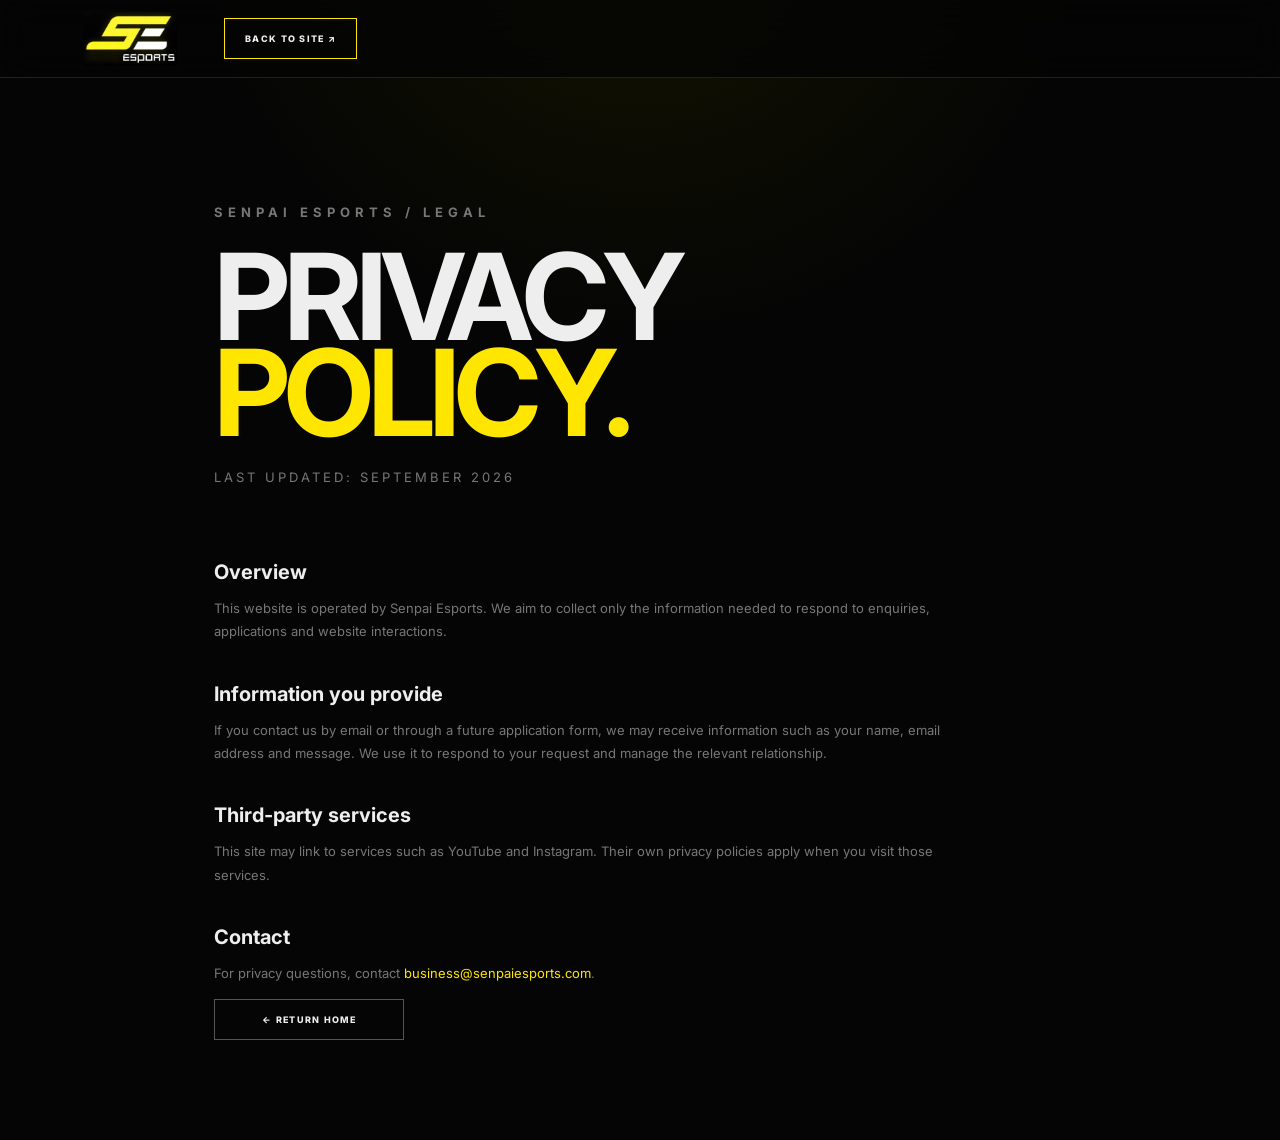
<file: privacy.html>
<!doctype html><html lang="en"><head><meta charset="utf-8"><meta name="viewport" content="width=device-width,initial-scale=1"><meta name="robots" content="index,follow"><title>Privacy Policy — Senpai Esports</title><meta name="description" content="Privacy Policy for Senpai Esports."><link rel="stylesheet" href="styles.css"></head><body class="legal-page"><header class="nav"><a class="brand" href="index.html"><img src="assets/senpai-logo.png" alt="Senpai Esports"></a><a class="nav-cta" href="index.html">BACK TO SITE ↗</a></header><main class="legal"><p class="eyebrow">SENPAI ESPORTS / LEGAL</p><h1>PRIVACY <em>POLICY.</em></h1><p class="legal-updated">LAST UPDATED: SEPTEMBER 2026</p><h2>Overview</h2><p>This website is operated by Senpai Esports. We aim to collect only the information needed to respond to enquiries, applications and website interactions.</p><h2>Information you provide</h2><p>If you contact us by email or through a future application form, we may receive information such as your name, email address and message. We use it to respond to your request and manage the relevant relationship.</p><h2>Third-party services</h2><p>This site may link to services such as YouTube and Instagram. Their own privacy policies apply when you visit those services.</p><h2>Contact</h2><p>For privacy questions, contact <a href="mailto:business@senpaiesports.com">business@senpaiesports.com</a>.</p><a class="btn ghost" href="index.html">← RETURN HOME</a></main></body></html>
</file>
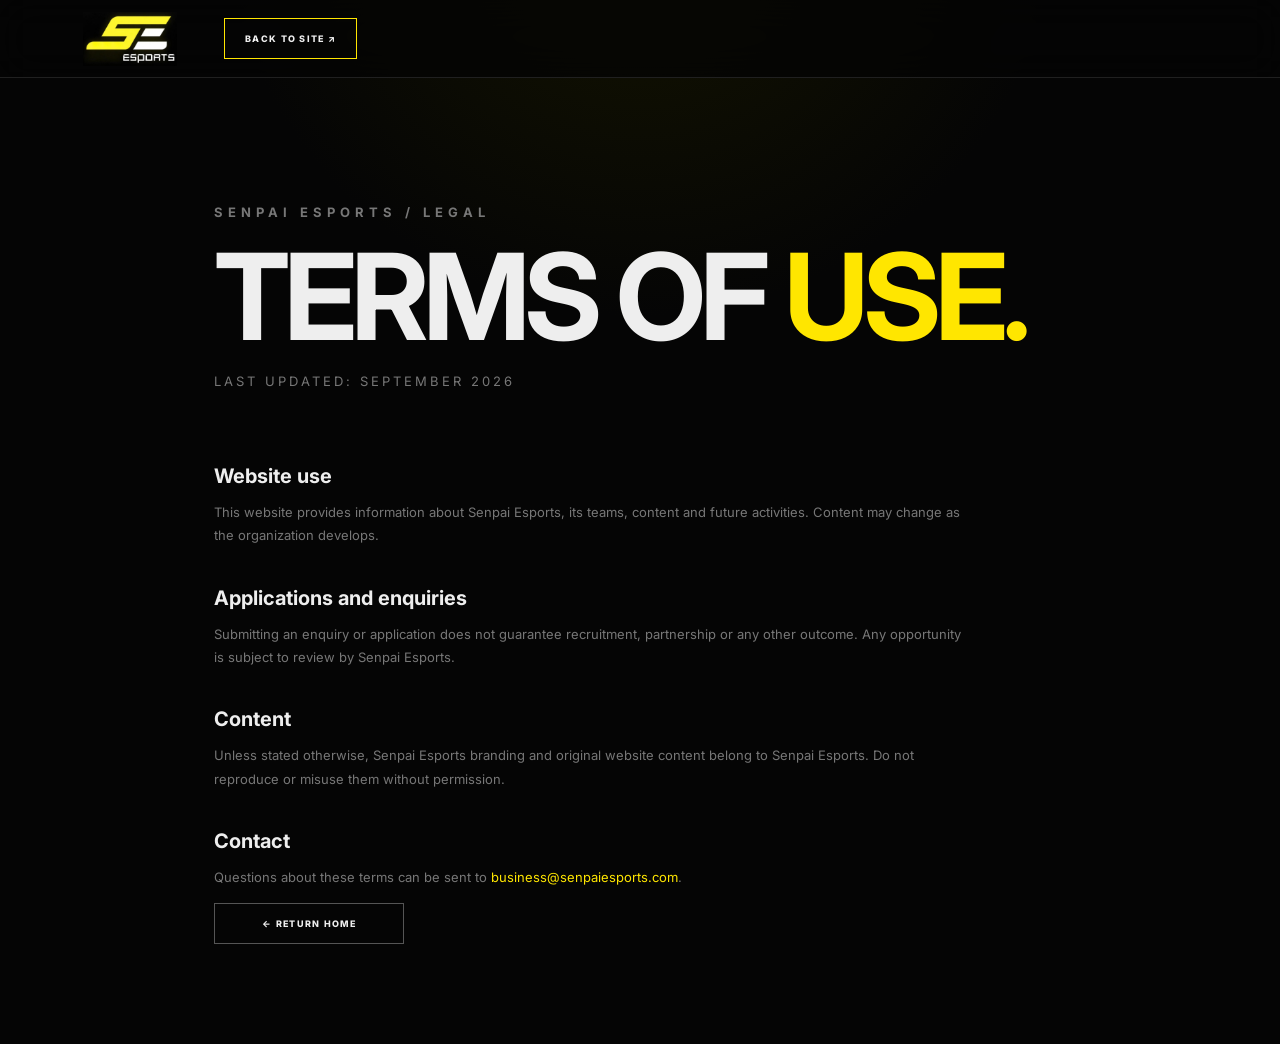
<file: terms.html>
<!doctype html><html lang="en"><head><meta charset="utf-8"><meta name="viewport" content="width=device-width,initial-scale=1"><meta name="robots" content="index,follow"><title>Terms — Senpai Esports</title><meta name="description" content="Terms of use for the Senpai Esports website."><link rel="stylesheet" href="styles.css"></head><body class="legal-page"><header class="nav"><a class="brand" href="index.html"><img src="assets/senpai-logo.png" alt="Senpai Esports"></a><a class="nav-cta" href="index.html">BACK TO SITE ↗</a></header><main class="legal"><p class="eyebrow">SENPAI ESPORTS / LEGAL</p><h1>TERMS OF <em>USE.</em></h1><p class="legal-updated">LAST UPDATED: SEPTEMBER 2026</p><h2>Website use</h2><p>This website provides information about Senpai Esports, its teams, content and future activities. Content may change as the organization develops.</p><h2>Applications and enquiries</h2><p>Submitting an enquiry or application does not guarantee recruitment, partnership or any other outcome. Any opportunity is subject to review by Senpai Esports.</p><h2>Content</h2><p>Unless stated otherwise, Senpai Esports branding and original website content belong to Senpai Esports. Do not reproduce or misuse them without permission.</p><h2>Contact</h2><p>Questions about these terms can be sent to <a href="mailto:business@senpaiesports.com">business@senpaiesports.com</a>.</p><a class="btn ghost" href="index.html">← RETURN HOME</a></main></body></html>
</file>
<file: styles.css>
@import url('https://fonts.googleapis.com/css2?family=Inter:wght@400;500;600;700;800;900&family=Space+Grotesk:wght@400;500;600;700&display=swap');
:root{--bg:#050505;--panel:#0b0b0b;--line:#242424;--text:#f5f5ef;--muted:#858580;--yellow:#ffe600;--max:1440px}
*{box-sizing:border-box}html{scroll-behavior:smooth}body{margin:0;background:var(--bg);color:var(--text);font-family:Inter,Arial,sans-serif;overflow-x:hidden}a{color:inherit;text-decoration:none}::selection{background:var(--yellow);color:#050505}.noise{position:fixed;inset:0;pointer-events:none;opacity:.035;z-index:50;background-image:url("data:image/svg+xml,%3Csvg viewBox='0 0 180 180' xmlns='http://www.w3.org/2000/svg'%3E%3Cfilter id='n'%3E%3CfeTurbulence type='fractalNoise' baseFrequency='.85' numOctaves='3' stitchTiles='stitch'/%3E%3C/filter%3E%3Crect width='100%25' height='100%25' filter='url(%23n)' opacity='.5'/%3E%3C/svg%3E")}
.preloader{position:fixed;inset:0;background:#050505;z-index:100;display:grid;place-items:center;transition:opacity .7s ease,visibility .7s ease}.preloader.done{opacity:0;visibility:hidden;pointer-events:none}.loader-mark{text-align:center}.loader-mark img{width:120px;height:90px;object-fit:contain;display:block;margin:auto;filter:drop-shadow(0 0 24px #ffe60033);animation:loaderPulse 1.6s ease-in-out infinite}.loader-mark span{display:block;margin-top:18px;font-size:8px;letter-spacing:4px;color:#777}.loader-line{width:180px;height:1px;background:#222;margin:22px auto 0;overflow:hidden}.loader-line i{display:block;height:100%;width:35%;background:var(--yellow);animation:loaderLine 1.1s ease-in-out infinite}.scroll-progress{position:fixed;left:0;right:0;top:0;height:2px;background:transparent;z-index:80;pointer-events:none}.scroll-progress i{display:block;width:0;height:100%;background:var(--yellow);box-shadow:0 0 12px #ffe60099}.back-top{position:fixed;right:25px;bottom:25px;width:42px;height:42px;border:1px solid #383838;background:#090909;color:var(--yellow);z-index:25;opacity:0;transform:translateY(15px);pointer-events:none;transition:.3s;font-size:16px}.back-top.show{opacity:1;transform:none;pointer-events:auto}.back-top:hover{background:var(--yellow);color:#050505;border-color:var(--yellow)}
.cursor-glow{position:fixed;width:250px;height:250px;border-radius:50%;pointer-events:none;background:radial-gradient(circle,#ffe60014,transparent 65%);transform:translate(-50%,-50%);z-index:2;mix-blend-mode:screen}
.nav{height:78px;display:flex;align-items:center;gap:28px;padding:0 5vw;border-bottom:1px solid #202020;background:rgba(5,5,5,.78);backdrop-filter:blur(18px);position:fixed;top:0;left:0;right:0;z-index:30;transition:.35s}.nav.scrolled{background:rgba(4,4,4,.95);border-color:#383800;box-shadow:0 15px 50px #0008}.brand{width:132px;display:block}.brand img{width:100%;height:54px;object-fit:contain;display:block}.navlinks{display:flex;align-items:center;gap:25px;margin-left:auto}.navlinks a{font-size:9px;text-transform:uppercase;letter-spacing:1.7px;color:#aaa;position:relative;padding:31px 0}.navlinks a:hover,.navlinks a.active{color:#fff}.navlinks a.active:after{content:"";position:absolute;height:2px;background:var(--yellow);left:0;right:0;bottom:0;box-shadow:0 0 12px var(--yellow)}.nav-cta,.btn{position:relative;overflow:hidden;border:1px solid var(--yellow);padding:14px 20px;font-size:9px;font-weight:800;letter-spacing:1.3px}.nav-cta:before,.btn:before{content:"";position:absolute;inset:0;transform:translateX(-105%);background:linear-gradient(100deg,transparent,#fff3,transparent);transition:.55s}.nav-cta:hover:before,.btn:hover:before{transform:translateX(105%)}.nav-cta span,.btn span{margin-left:18px;color:var(--yellow);position:relative}.nav-cta:hover,.btn.primary:hover{background:var(--yellow);color:#050505}.nav-cta:hover span,.btn.primary:hover span{color:#050505}.menu{display:none;background:none;border:0}.menu i{display:block;width:25px;height:1px;background:#fff;margin:6px}
.hero{min-height:920px;position:relative;display:flex;align-items:center;overflow:hidden;padding:120px 7vw 80px;background:radial-gradient(circle at 72% 47%,#312e00 0,#121200 16%,#080808 42%,#050505 70%);isolation:isolate}.hero:before{content:"";position:absolute;inset:0;background:linear-gradient(90deg,#000f 0%,#0009 42%,#0000 75%),linear-gradient(0deg,#050505 0,transparent 25%)}.hero:after{content:"";position:absolute;inset:auto 0 0;height:35%;background:linear-gradient(transparent,#050505);z-index:1}.hero-grid{position:absolute;inset:0;background-image:linear-gradient(#fff1 1px,transparent 1px),linear-gradient(90deg,#fff1 1px,transparent 1px);background-size:80px 80px;mask-image:linear-gradient(90deg,transparent,black 45%,transparent);opacity:.08;transform:perspective(600px) rotateX(55deg) scale(1.6) translateY(35%)}.hero-glow{position:absolute;width:600px;height:600px;border-radius:50%;background:var(--yellow);filter:blur(150px);opacity:.08;right:14%;top:24%}.hero-copy{position:relative;z-index:3;max-width:650px}.eyebrow,.section-label{font-size:9px;letter-spacing:5px;color:#999991;font-weight:700}.eyebrow b{color:var(--yellow);margin:0 9px}.hero h1{font-size:clamp(70px,9.2vw,150px);line-height:.82;letter-spacing:-7px;margin:34px 0 30px;font-weight:900}.hero h1 em,h2 em{font-style:normal;color:var(--yellow);text-shadow:0 0 30px #ffe60022}.hero-sub{max-width:470px;color:#aaa;line-height:1.8;font-size:14px}.actions,.join-actions{display:flex;gap:14px;margin-top:32px}.btn{display:inline-flex;align-items:center;justify-content:center;min-width:190px}.btn.primary{background:var(--yellow);color:#050505}.btn.primary span{color:#050505}.btn.ghost{border-color:#555}.hero-mini{margin-top:50px;display:flex;align-items:center;gap:14px}.mini-dot{width:8px;height:8px;border-radius:50%;background:var(--yellow);box-shadow:0 0 18px var(--yellow)}.hero-mini strong,.hero-mini small{display:block;font-size:9px;letter-spacing:2px}.hero-mini small{color:#777;margin-top:6px}.hero-stage{position:absolute;right:2%;top:50%;transform:translateY(-47%);width:min(59vw,850px);height:700px;perspective:1300px;z-index:3;transition:transform .25s cubic-bezier(.2,.8,.2,1)}.logo-3d{position:absolute;left:50%;top:49%;width:600px;transform:translate(-50%,-50%) rotateY(-13deg) rotateX(4deg);filter:drop-shadow(0 50px 35px #000)}.logo-3d:before{content:"";position:absolute;inset:-30px;background:radial-gradient(circle,#ffe60028 0,transparent 62%);filter:blur(30px);z-index:-1}.logo-3d img{position:relative;width:100%;z-index:3;mix-blend-mode:screen}.logo-back{position:absolute;inset:20px -10px -20px 10px;background:#171717;transform:translateZ(-45px);border:2px solid #3c3c3c;box-shadow:0 0 0 4px #090909,0 0 70px #ffe60020}.logo-shadow{position:absolute;left:12%;right:10%;bottom:-50px;height:90px;background:#000;filter:blur(35px)}.stage-ring{position:absolute;left:50%;top:50%;border:1px solid #ffe6003b;border-radius:50%;transform:translate(-50%,-50%) rotateX(65deg)}.ring-a{width:620px;height:620px}.ring-b{width:780px;height:780px;border-style:dashed;animation:spin 30s linear infinite}.float-tag{position:absolute;font-size:8px;letter-spacing:4px;color:#aaa}.tag-1{top:17%;right:9%}.tag-2{bottom:16%;left:9%}.scroll{position:absolute;bottom:35px;left:7vw;font-size:8px;letter-spacing:3px;color:#777;z-index:4}.scroll span{color:var(--yellow);font-size:15px;margin-left:14px}
.ticker{height:74px;border-top:1px solid #222;border-bottom:1px solid #222;display:flex;align-items:center;overflow:hidden;background:#090909}.ticker-track{white-space:nowrap;display:flex;gap:45px;align-items:center;animation:marquee 28s linear infinite;color:#aaa;font-size:11px;letter-spacing:4px}.ticker b{color:var(--yellow)}.stats{display:grid;grid-template-columns:repeat(4,1fr);max-width:var(--max);margin:auto;border-bottom:1px solid var(--line)}.stats div{padding:40px 5vw;border-right:1px solid var(--line);position:relative;overflow:hidden}.stats div:last-child{border:0}.stats div:before{content:"";position:absolute;left:0;bottom:0;width:0;height:2px;background:var(--yellow);transition:.5s}.stats div:hover:before{width:100%}.stats strong{font-size:42px;display:block;color:var(--yellow)}.stats span{font-size:8px;letter-spacing:3px;color:#777}
.section{max-width:var(--max);margin:auto;padding:130px 5vw;position:relative}.section:before{content:"";position:absolute;left:5vw;top:0;width:55px;height:1px;background:linear-gradient(90deg,var(--yellow),transparent)}.about{border-bottom:1px solid var(--line)}.about-grid{display:grid;grid-template-columns:1.1fr 1fr;gap:12vw;margin-top:45px}.section h2{font-size:clamp(48px,6vw,90px);line-height:.9;letter-spacing:-4px;margin:20px 0}.about-copy{padding-top:20px;color:#aaa;line-height:1.9;font-size:15px;max-width:530px}.text-link{display:inline-block;margin-top:25px;color:#fff;font-size:9px;font-weight:800;letter-spacing:2px;border-bottom:1px solid #555;padding-bottom:10px}.text-link span{color:var(--yellow);margin-left:18px}.section-head{display:flex;justify-content:space-between;align-items:end;margin-bottom:55px}.section-head .text-link{margin:0}.team-grid{display:grid;grid-template-columns:repeat(4,1fr);gap:12px}.team-card{height:360px;border:1px solid #2a2a2a;position:relative;padding:25px;background:linear-gradient(145deg,#161616,#080808);overflow:hidden;transition:.4s transform,.4s border-color,.4s box-shadow}.team-card:before{content:"";position:absolute;inset:0;background:radial-gradient(circle at 70% 45%,#ffe60018,transparent 45%)}.team-card:after{content:"";position:absolute;width:160px;height:160px;border:1px solid #ffe60022;border-radius:50%;right:-50px;bottom:-40px;box-shadow:0 0 50px #ffe60010}.team-card:hover{transform:translateY(-8px);border-color:#ffe60088;box-shadow:0 24px 70px #0009}.team-card h3{position:absolute;bottom:57px;left:25px;font-size:30px;margin:0;letter-spacing:-1px;transition:.35s}.team-card:hover h3{transform:translateZ(18px)}.team-card p{position:absolute;bottom:30px;left:25px;font-size:8px;letter-spacing:2px;color:#777}.game{font-size:8px;letter-spacing:3px;color:var(--yellow)}.card-arrow{position:absolute;right:22px;bottom:24px;color:var(--yellow);font-size:18px}.bgmi{background:radial-gradient(circle at 80% 25%,#ffe60010,transparent 30%),linear-gradient(145deg,#18180f,#080808)}.valorant{background:linear-gradient(145deg,#171717,#080808)}.freefire{background:linear-gradient(145deg,#15140e,#080808)}.creators{background:linear-gradient(145deg,#181818,#090909)}
.roster{border-bottom:1px solid var(--line)}.roster-note{font-size:8px;letter-spacing:3px;color:#666;border-left:1px solid #333;padding-left:18px}.roster-shell{border:1px solid #222;background:#090909}.roster-intro{display:grid;grid-template-columns:75px 1fr;gap:30px;padding:34px;border-bottom:1px solid #222}.roster-intro .vertical{writing-mode:vertical-rl;transform:rotate(180deg);font-size:8px;letter-spacing:4px;color:var(--yellow)}.roster-intro p:not(.eyebrow){max-width:600px;color:#777;font-size:13px;line-height:1.8;margin:12px 0 0}.player-grid{display:grid;grid-template-columns:repeat(4,1fr)}.player-card{border-right:1px solid #222;background:linear-gradient(145deg,#111,#080808);transition:.35s;min-width:0}.player-card:last-child{border-right:0}.player-card:hover{transform:translateY(-7px);background:linear-gradient(145deg,#161606,#080808);z-index:2}.player-art{height:310px;position:relative;display:flex;align-items:center;justify-content:center;overflow:hidden;background:radial-gradient(circle at 50% 48%,#ffe60020,transparent 35%),linear-gradient(145deg,#181818,#070707)}.player-art:before{content:"";position:absolute;width:210px;height:210px;border:1px solid #ffe60024;border-radius:50%;box-shadow:0 0 90px #ffe60010}.player-art:after{content:"";position:absolute;width:1px;height:100%;background:#ffe60020;transform:rotate(28deg)}.player-art b{font-size:76px;letter-spacing:-5px;color:#202000;z-index:1}.player-art span{position:absolute;left:20px;top:18px;color:#555;font-size:10px;letter-spacing:2px}.player-info{padding:20px;border-top:1px solid #222}.player-info small{font-size:7px;letter-spacing:2px;color:var(--yellow)}.player-info h3{font-size:19px;margin:10px 0 4px}.player-info p{font-size:8px;letter-spacing:2px;color:#666;margin:0}.player-info a{display:inline-block;margin-top:17px;font-size:8px;letter-spacing:2px;color:#aaa}.player-info a:hover{color:var(--yellow)}
.tournaments{border-bottom:1px solid var(--line)}.event-list{border-top:1px solid var(--line)}.event{display:grid;grid-template-columns:80px 1fr 100px;align-items:center;padding:30px 0;border-bottom:1px solid var(--line);transition:.25s;position:relative;overflow:hidden}.event:hover{padding-left:18px;background:#0a0a0a}.event:after{content:"";position:absolute;left:0;bottom:0;width:0;height:1px;background:var(--yellow);transition:.45s}.event:hover:after{width:100%}.event-num{color:#555;font-size:12px}.event small{font-size:8px;letter-spacing:3px;color:var(--yellow)}.event h3{margin:9px 0 5px;font-size:20px}.event p{margin:0;color:#777;font-size:12px}.event-date{text-align:right;font-size:11px;letter-spacing:2px;color:#777}
.news{border-bottom:1px solid var(--line)}.news-grid{display:grid;grid-template-columns:1.4fr 1fr;gap:60px;margin-top:50px}.news-main{border:1px solid var(--line);min-height:420px;padding:55px;background:radial-gradient(circle at 80% 25%,#ffe60012,transparent 40%),#0a0a0a}.news-main small{color:var(--yellow);letter-spacing:3px}.news-main h2{margin-top:55px}.news-main p{max-width:470px;color:#777;line-height:1.8}.news-side article{padding:28px 0;border-bottom:1px solid var(--line)}.news-side span{color:var(--yellow);font-size:9px}.news-side h3{font-size:15px;margin:9px 0}.news-side p{color:#777;font-size:12px;margin:0}
.join{text-align:center;overflow:hidden}.join:before{content:"";position:absolute;width:500px;height:500px;border-radius:50%;background:var(--yellow);filter:blur(160px);opacity:.07;left:50%;top:50%;transform:translate(-50%,-50%)}.join:after{content:"";position:absolute;inset:10% 20%;border:1px solid #ffe6000a;transform:skewX(-18deg);pointer-events:none}.join-mark{font-size:180px;font-weight:900;color:#111;position:absolute;left:50%;top:40px;transform:translateX(-50%);z-index:-1}.join h2{font-size:clamp(60px,8vw,120px);margin:25px 0;line-height:.85}.join p{color:#888;max-width:500px;margin:auto;line-height:1.7}.join-actions{justify-content:center}
.footer{border-top:1px solid var(--line);padding:50px 5vw;background:#050505;position:relative}.footer:before{content:"";position:absolute;left:5vw;right:5vw;top:0;height:1px;background:linear-gradient(90deg,transparent,var(--yellow),transparent);opacity:.25}.footer-top{display:flex;align-items:center;gap:40px;max-width:var(--max);margin:auto}.footer-brand{width:120px}.footer-top p{font-size:9px;letter-spacing:3px;color:#666}.socials{margin-left:auto;display:flex;gap:10px}.socials a{border:1px solid #292929;width:36px;height:36px;display:grid;place-items:center;font-size:9px}.socials a:hover{border-color:var(--yellow);color:var(--yellow)}.footer-bottom{max-width:var(--max);margin:45px auto 0;padding-top:22px;border-top:1px solid #191919;display:flex;justify-content:space-between;color:#555;font-size:8px;letter-spacing:1px}
.reveal{opacity:0;transform:translateY(20px);transition:opacity .8s ease,transform .8s ease}.reveal.in-view{opacity:1;transform:none}
@keyframes loaderPulse{0%,100%{transform:scale(.96);opacity:.65}50%{transform:scale(1.04);opacity:1}}@keyframes loaderLine{0%{transform:translateX(-140%)}100%{transform:translateX(420%)}}@keyframes marquee{to{transform:translateX(-50%)}}@keyframes spin{to{transform:translate(-50%,-50%) rotateX(65deg) rotateZ(360deg)}}
@media(max-width:1050px){.navlinks{gap:13px}.navlinks a{font-size:8px}.hero-stage{right:-15%;opacity:.65}.team-grid{grid-template-columns:repeat(2,1fr)}.team-card{height:300px}.player-grid{grid-template-columns:repeat(2,1fr)}.player-card:nth-child(2){border-right:0}.player-card:nth-child(-n+2){border-bottom:1px solid #222}}
@media(max-width:760px){
.preloader{position:fixed;inset:0;background:#050505;z-index:100;display:grid;place-items:center;transition:opacity .7s ease,visibility .7s ease}.preloader.done{opacity:0;visibility:hidden;pointer-events:none}.loader-mark{text-align:center}.loader-mark img{width:120px;height:90px;object-fit:contain;display:block;margin:auto;filter:drop-shadow(0 0 24px #ffe60033);animation:loaderPulse 1.6s ease-in-out infinite}.loader-mark span{display:block;margin-top:18px;font-size:8px;letter-spacing:4px;color:#777}.loader-line{width:180px;height:1px;background:#222;margin:22px auto 0;overflow:hidden}.loader-line i{display:block;height:100%;width:35%;background:var(--yellow);animation:loaderLine 1.1s ease-in-out infinite}.scroll-progress{position:fixed;left:0;right:0;top:0;height:2px;background:transparent;z-index:80;pointer-events:none}.scroll-progress i{display:block;width:0;height:100%;background:var(--yellow);box-shadow:0 0 12px #ffe60099}.back-top{position:fixed;right:25px;bottom:25px;width:42px;height:42px;border:1px solid #383838;background:#090909;color:var(--yellow);z-index:25;opacity:0;transform:translateY(15px);pointer-events:none;transition:.3s;font-size:16px}.back-top.show{opacity:1;transform:none;pointer-events:auto}.back-top:hover{background:var(--yellow);color:#050505;border-color:var(--yellow)}
.cursor-glow{display:none}.nav{height:68px;padding:0 20px}.brand{width:105px}.navlinks{display:none}.navlinks.open{display:flex;position:absolute;left:0;right:0;top:68px;flex-direction:column;align-items:flex-start;gap:0;padding:10px 24px 20px;background:#050505f7;border-bottom:1px solid #292900}.navlinks.open a{padding:14px 0;width:100%;font-size:9px}.nav-cta{margin-left:auto;padding:10px 12px;font-size:8px}.menu{display:block}.hero{min-height:790px;padding:110px 24px 70px}.hero h1{font-size:65px;letter-spacing:-4px}.hero-stage{right:-45%;top:54%;width:620px;height:520px;opacity:.4}.logo-3d{width:440px}.ring-a{width:460px;height:460px}.ring-b{width:570px;height:570px}.hero-sub{font-size:12px}.actions{flex-direction:column;align-items:flex-start}.btn{min-width:180px}.stats{grid-template-columns:repeat(2,1fr)}.stats div{padding:25px 20px}.stats strong{font-size:32px}.section{padding:85px 20px}.section:before{left:20px}.about-grid,.news-grid{grid-template-columns:1fr;gap:35px}.section-head{align-items:start;flex-direction:column;gap:20px}.section h2{font-size:50px}.team-grid,.player-grid{grid-template-columns:1fr}.team-card{height:270px}.roster-intro{grid-template-columns:1fr;padding:25px}.roster-intro .vertical{writing-mode:initial;transform:none}.player-card,.player-card:nth-child(2){border-right:0;border-bottom:1px solid #222}.player-card:last-child{border-bottom:0}.player-art{height:250px}.event{grid-template-columns:40px 1fr 50px}.event h3{font-size:14px}.event p{font-size:10px}.news-main{padding:35px;min-height:360px}.news-main h2{margin-top:40px}.join-actions{flex-direction:column;align-items:center}.footer-top{flex-wrap:wrap}.footer-top p{width:100%;order:3}.socials{margin-left:0}.footer-bottom{flex-direction:column;gap:12px}.scroll{left:24px}}
@media(prefers-reduced-motion:reduce){*,*:before,*:after{animation:none!important;transition:none!important;scroll-behavior:auto!important}.reveal{opacity:1;transform:none}}

/* Roster coming-soon + achievements + media */
.coming-soon{min-height:520px;border:1px solid var(--line);display:grid;grid-template-columns:.9fr 1.1fr;align-items:center;overflow:hidden;position:relative;background:radial-gradient(circle at 22% 50%,#ffe60010,transparent 32%),#090909}.coming-soon:before{content:"ROSTER";position:absolute;right:-40px;bottom:-70px;font-size:180px;font-weight:900;color:#111;letter-spacing:-10px}.coming-orbit{width:330px;height:330px;margin:auto;position:relative;display:grid;place-items:center;border:1px solid #ffe60025;border-radius:50%;box-shadow:0 0 100px #ffe6000d}.coming-orbit:before,.coming-orbit:after{content:"";position:absolute;border:1px solid #ffe60020;border-radius:50%}.coming-orbit:before{inset:28px}.coming-orbit:after{inset:-28px;border-style:dashed;animation:spinSlow 18s linear infinite}.coming-orbit span{font-size:90px;font-weight:900;letter-spacing:-8px;color:#1b1b00;text-shadow:0 0 35px #ffe60016}.coming-orbit i,.coming-orbit b{position:absolute;width:8px;height:8px;background:var(--yellow);border-radius:50%;box-shadow:0 0 18px #ffe600}.coming-orbit i{top:35px;left:50%}.coming-orbit b{bottom:52px;right:34px}.coming-copy{max-width:520px;padding:55px 55px 55px 0;position:relative;z-index:1}.coming-copy h3{font-size:clamp(52px,6vw,88px);line-height:.82;letter-spacing:-5px;margin:18px 0 25px}.coming-copy h3 em{color:var(--yellow);font-style:normal}.coming-copy>p:not(.eyebrow){color:#777;line-height:1.8;max-width:470px}.coming-badges{display:flex;gap:8px;flex-wrap:wrap;margin-top:30px}.coming-badges span{border:1px solid #292929;padding:9px 12px;font-size:7px;letter-spacing:2px;color:#777}.achievement-grid{display:grid;grid-template-columns:repeat(4,1fr);border-top:1px solid var(--line);border-left:1px solid var(--line);margin-top:50px}.achievement-grid article{min-height:300px;padding:28px;border-right:1px solid var(--line);border-bottom:1px solid var(--line);display:flex;flex-direction:column;justify-content:space-between;position:relative;overflow:hidden;transition:.3s}.achievement-grid article:after{content:"";position:absolute;inset:auto -20% -55% -20%;height:150px;background:var(--yellow);filter:blur(70px);opacity:0;transition:.35s}.achievement-grid article:hover{background:#0a0a0a;transform:translateY(-5px)}.achievement-grid article:hover:after{opacity:.08}.achievement-grid span{color:#555;font-size:10px}.achievement-grid strong{font-size:36px;line-height:.9;letter-spacing:-2px;position:relative;z-index:1}.achievement-grid small{color:var(--yellow);font-size:7px;letter-spacing:2px;position:relative;z-index:1}.media{border-bottom:1px solid var(--line)}.media-grid{display:grid;grid-template-columns:1.35fr 1fr;gap:18px;margin-top:50px}.media-feature{min-height:390px;border:1px solid var(--line);padding:45px;position:relative;overflow:hidden;background:linear-gradient(135deg,#111,#070707)}.media-feature:before{content:"";position:absolute;width:320px;height:320px;border:1px solid #ffe60018;border-radius:50%;right:-100px;top:-100px}.media-feature:after{content:"";position:absolute;width:500px;height:1px;background:#ffe60015;right:-100px;top:50%;transform:rotate(-35deg)}.media-mark{width:56px;height:56px;border:1px solid #3a3a3a;display:grid;place-items:center;color:var(--yellow);font-size:18px;margin-bottom:70px}.media-feature small{font-size:8px;color:var(--yellow);letter-spacing:3px}.media-feature h3{font-size:clamp(38px,5vw,65px);line-height:.85;letter-spacing:-3px;margin:16px 0}.media-feature p{max-width:500px;color:#777;line-height:1.7;font-size:12px}.media-links{border-top:1px solid var(--line)}.media-links a{min-height:120px;border-bottom:1px solid var(--line);display:grid;grid-template-columns:55px 1fr 30px;align-items:center;gap:20px;padding:0 25px;transition:.25s}.media-links a:hover{background:#0c0c0c;padding-left:35px}.media-links a>span{width:40px;height:40px;border:1px solid #303030;display:grid;place-items:center;font-size:9px;color:var(--yellow)}.media-links strong{display:block;font-size:13px;letter-spacing:1px}.media-links small{display:block;color:#666;font-size:7px;letter-spacing:2px;margin-top:6px}.media-links b{color:#555}.media-links a:hover b{color:var(--yellow)}
@keyframes spinSlow{to{transform:rotate(360deg)}}
@media(max-width:760px){.coming-soon{grid-template-columns:1fr;min-height:auto}.coming-orbit{width:250px;height:250px;margin:55px auto 0}.coming-orbit span{font-size:70px}.coming-copy{padding:35px 25px 45px}.coming-copy h3{font-size:52px}.achievement-grid{grid-template-columns:repeat(2,1fr)}.achievement-grid article{min-height:220px;padding:22px}.achievement-grid strong{font-size:28px}.media-grid{grid-template-columns:1fr}.media-feature{min-height:350px;padding:30px}.media-mark{margin-bottom:55px}}

/* CINEMATIC HERO UPGRADE */
.hero{min-height:100svh;perspective:1400px}
.hero:after{height:42%;background:linear-gradient(transparent,#050505)}
.hero-grid{background-size:70px 70px;opacity:.105;animation:gridDrift 18s linear infinite}
.hero-glow{width:760px;height:760px;filter:blur(170px);opacity:.11;animation:heroGlow 6s ease-in-out infinite}
.hero-copy{animation:heroIn 1.1s cubic-bezier(.16,1,.3,1) both}
.hero h1{position:relative;text-shadow:0 10px 45px #000}
.hero h1:after{content:'SENPAI';position:absolute;left:3px;bottom:-18px;font-size:.13em;letter-spacing:13px;color:#ffe60014;filter:blur(1px);pointer-events:none}
.hero-stage:before{content:'SENPAI ESPORTS / ESTABLISHED FOR THE NEXT ERA';position:absolute;top:8%;right:4%;font-size:7px;letter-spacing:3px;color:#666;writing-mode:vertical-rl;opacity:.8}
.logo-3d{animation:logoFloat 5s ease-in-out infinite}
.logo-3d img{filter:drop-shadow(0 0 35px #ffe60018)}
.stage-ring{box-shadow:0 0 45px #ffe60008,inset 0 0 35px #ffe60006}
.ring-a{animation:ringPulse 5s ease-in-out infinite}
.ring-b{animation:spin 30s linear infinite,ringPulse 5s ease-in-out infinite}
.float-tag{border-left:1px solid #ffe60066;padding-left:10px}
.hero-particles{position:absolute;inset:0;z-index:2;pointer-events:none;overflow:hidden}
.hero-particle{position:absolute;width:2px;height:2px;background:var(--yellow);box-shadow:0 0 12px var(--yellow);opacity:0;animation:particleRise var(--dur) linear infinite;animation-delay:var(--delay);left:var(--left);bottom:-5%;border-radius:50%}
.hero-scan{position:absolute;inset:0;z-index:2;pointer-events:none;background:linear-gradient(transparent 49.7%,#ffe60008 50%,transparent 50.3%);background-size:100% 7px;opacity:.12;mix-blend-mode:screen}
.hero-corner{position:absolute;z-index:4;color:#555;font-size:7px;letter-spacing:2px}
.hero-corner.tl{top:105px;left:7vw}.hero-corner.br{right:7vw;bottom:45px}
@keyframes heroIn{from{opacity:0;transform:translate3d(-35px,30px,0)}to{opacity:1;transform:none}}
@keyframes logoFloat{0%,100%{margin-top:0}50%{margin-top:-14px}}
@keyframes ringPulse{0%,100%{opacity:.55}50%{opacity:1}}
@keyframes heroGlow{0%,100%{transform:scale(1)}50%{transform:scale(1.12)}}
@keyframes gridDrift{from{background-position:0 0}to{background-position:70px 70px}}
@keyframes particleRise{0%{transform:translate3d(0,0,0) scale(.4);opacity:0}15%{opacity:.8}75%{opacity:.35}100%{transform:translate3d(var(--drift),-110vh,0) scale(1.2);opacity:0}}
@media(max-width:760px){.hero-corner{display:none}.hero-stage:before{display:none}.hero-grid{opacity:.06}.hero-particles{opacity:.65}.hero h1:after{letter-spacing:7px}.hero-glow{width:500px;height:500px;right:-35%;top:25%}}
@media(prefers-reduced-motion:reduce){.hero-copy,.logo-3d,.hero-grid,.hero-glow,.ring-a,.ring-b,.hero-particle{animation:none!important}}

/* Interactive team cards — premium division treatment */
.team-card{transform-style:preserve-3d;cursor:pointer;min-height:360px}
.team-card:before{transition:.5s;z-index:0}
.team-card:after{transition:.5s;z-index:0}
.team-card>*{position:relative;z-index:2}
.team-index{position:absolute!important;top:24px;right:25px;font-size:9px;letter-spacing:2px;color:#555}
.team-symbol{position:absolute!important;right:24px;top:50%;transform:translateY(-50%) translateZ(28px);font-size:92px;font-weight:900;letter-spacing:-10px;color:#ffffff08;line-height:1;transition:.45s;pointer-events:none}
.team-card:hover .team-symbol{color:#ffe60012;transform:translateY(-50%) translateZ(55px) scale(1.08)}
.team-status{position:absolute!important;left:25px;top:66px;font-size:7px;letter-spacing:2px;color:#666}
.team-status i{display:inline-block;width:5px;height:5px;border-radius:50%;background:var(--yellow);box-shadow:0 0 12px var(--yellow);margin-right:7px}
.team-card h3,.team-card p,.card-arrow{transform:translateZ(25px)}
.team-card:hover{box-shadow:0 30px 90px #000,0 0 40px #ffe6000b}
.team-card:hover:after{transform:scale(1.35);opacity:.8}
.team-card.bgmi:before{background:radial-gradient(circle at 78% 40%,#ffe60025,transparent 38%),linear-gradient(145deg,#1a1a10,#080808)}
.team-card.valorant:before{background:radial-gradient(circle at 78% 40%,#ffffff0b,transparent 38%),linear-gradient(145deg,#191919,#080808)}
.team-card.freefire:before{background:radial-gradient(circle at 78% 40%,#ffe60018,transparent 38%),linear-gradient(145deg,#19170e,#080808)}
.team-card.creators:before{background:radial-gradient(circle at 78% 40%,#ffe60012,transparent 38%),linear-gradient(145deg,#1b1b1b,#080808)}
@media(max-width:760px){.team-card{min-height:270px}.team-symbol{font-size:70px;right:18px}.team-status{top:58px;left:20px}.team-index{top:20px;right:20px}.team-card h3{left:20px}.team-card p{left:20px}}

/* TOURNAMENT EVENT HUB */
.event-hub{display:grid;grid-template-columns:1.15fr .85fr;gap:18px;margin-top:50px}.event-feature{min-height:520px;border:1px solid var(--line);position:relative;overflow:hidden;background:radial-gradient(circle at 72% 35%,#ffe60012,transparent 30%),linear-gradient(145deg,#111,#070707);padding:32px}.event-feature:before{content:"01";position:absolute;right:-25px;bottom:-75px;font-size:260px;line-height:1;font-weight:900;letter-spacing:-18px;color:#111}.event-feature:after{content:"";position:absolute;width:420px;height:420px;border:1px solid #ffe60016;border-radius:50%;right:-130px;top:-130px;box-shadow:0 0 90px #ffe60008}.event-feature-top{display:flex;justify-content:space-between;align-items:center;font-size:8px;letter-spacing:3px;color:#777;position:relative;z-index:2}.event-feature-top b{font-size:7px;color:var(--yellow);border:1px solid #ffe60045;padding:8px 10px;letter-spacing:2px}.event-bigmark{position:absolute;right:18%;top:24%;font-size:150px;font-weight:900;letter-spacing:-15px;color:#191900;transform:rotate(-8deg);text-shadow:0 0 50px #ffe6000a}.event-feature-copy{position:absolute;left:32px;bottom:32px;max-width:560px;z-index:2}.event-feature-copy small{font-size:8px;letter-spacing:3px;color:var(--yellow)}.event-feature-copy h3{font-size:clamp(52px,5vw,78px);line-height:.8;letter-spacing:-5px;margin:15px 0 22px}.event-feature-copy h3 em{font-style:normal;color:var(--yellow)}.event-feature-copy p{color:#777;line-height:1.7;font-size:12px;max-width:500px}.event-meta{display:flex;gap:30px;margin-top:28px;flex-wrap:wrap}.event-meta span{font-size:10px;color:#aaa}.event-meta i{display:block;color:#555;font-size:7px;letter-spacing:2px;font-style:normal;margin-bottom:6px}.event-timeline{border-top:1px solid var(--line);position:relative}.event-timeline:before{content:"";position:absolute;left:25px;top:20px;bottom:20px;width:1px;background:linear-gradient(var(--yellow),#222,transparent)}.event-timeline .event{display:grid;grid-template-columns:55px 1fr 18px;gap:12px;align-items:center;min-height:172px;padding:25px 18px 25px 0;border-bottom:1px solid var(--line);position:relative;transition:.3s;background:transparent}.event-timeline .event:hover{padding-left:10px;background:#0b0b0b}.event-timeline .event-num{color:#555;font-size:10px;z-index:1;text-align:center}.event-timeline .event small{font-size:7px;letter-spacing:2px;color:#777}.event-timeline .event h4{margin:8px 0 6px;font-size:16px;letter-spacing:.3px}.event-timeline .event p{margin:0;color:#666;font-size:10px;line-height:1.5}.event-dot{width:7px;height:7px;border:1px solid #555;border-radius:50%;background:#090909;z-index:2}.event-live .event-dot{background:var(--yellow);border-color:var(--yellow);box-shadow:0 0 14px #ffe60099}.event-live small{color:var(--yellow)!important}
@media(max-width:760px){.event-hub{grid-template-columns:1fr}.event-feature{min-height:540px;padding:24px}.event-feature-copy{left:24px;right:24px;bottom:25px}.event-feature-copy h3{font-size:50px}.event-bigmark{font-size:110px;right:8%;top:22%}.event-timeline:before{left:20px}.event-timeline .event{grid-template-columns:45px 1fr 14px;min-height:145px;padding-right:10px}.event-timeline .event h4{font-size:14px}}

/* FINAL MASTER POLISH */
:root{--yellow2:#fff27a;--glass:#ffffff06}
body{background:radial-gradient(circle at 50% -10%,#151500 0,#050505 32%);}
.nav{padding-left:clamp(20px,5vw,72px);padding-right:clamp(20px,5vw,72px)}
.navlinks a{transition:color .25s}
.section{scroll-margin-top:85px}
.section-head h2{margin-bottom:0}
.kicker-line{display:flex;align-items:center;gap:12px;color:#555;font-size:7px;letter-spacing:3px;margin-top:18px}.kicker-line:before{content:'';width:32px;height:1px;background:var(--yellow)}
.philosophy{border-top:1px solid var(--line);border-bottom:1px solid var(--line);overflow:hidden}.philosophy-grid{display:grid;grid-template-columns:repeat(3,1fr);gap:1px;background:var(--line);margin-top:50px}.philo{min-height:300px;background:#070707;padding:34px;position:relative;overflow:hidden;transition:.4s}.philo:hover{background:#0c0c0c;transform:translateY(-5px)}.philo:after{content:'';position:absolute;right:-45px;bottom:-45px;width:150px;height:150px;border:1px solid #ffe60018;border-radius:50%}.philo-num{font-size:9px;color:#555;letter-spacing:3px}.philo h3{font-size:26px;letter-spacing:-1px;margin:80px 0 12px}.philo p{color:#666;font-size:11px;line-height:1.7;max-width:310px}
.sponsors{border-bottom:1px solid var(--line)}.sponsor-strip{display:grid;grid-template-columns:repeat(4,1fr);border:1px solid var(--line);margin-top:45px}.sponsor-box{min-height:150px;display:grid;place-items:center;border-right:1px solid var(--line);position:relative;overflow:hidden}.sponsor-box:last-child{border-right:0}.sponsor-box span{font-size:9px;letter-spacing:3px;color:#444}.sponsor-box:before{content:'PARTNER';position:absolute;bottom:15px;font-size:6px;letter-spacing:3px;color:#252525}.sponsor-box:hover span{color:var(--yellow);text-shadow:0 0 20px #ffe60022}
.news{border-bottom:1px solid var(--line)}.news-grid{display:grid;grid-template-columns:1.3fr .7fr;gap:18px;margin-top:50px}.news-main{min-height:440px;border:1px solid var(--line);padding:42px;display:flex;flex-direction:column;justify-content:flex-end;background:radial-gradient(circle at 80% 20%,#ffe60010,transparent 32%),linear-gradient(145deg,#111,#070707);position:relative;overflow:hidden}.news-main:before{content:'NEWS';position:absolute;right:-20px;top:-25px;font-size:150px;font-weight:900;color:#111;letter-spacing:-10px}.news-main small{color:var(--yellow);letter-spacing:3px;font-size:8px}.news-main h2{font-size:clamp(45px,5vw,76px);line-height:.84;letter-spacing:-4px;margin:15px 0}.news-main p{color:#777;line-height:1.7;font-size:12px;max-width:520px}.news-side{border-top:1px solid var(--line)}.news-side article{min-height:146px;border-bottom:1px solid var(--line);padding:24px;position:relative;transition:.3s}.news-side article:hover{background:#0b0b0b;padding-left:32px}.news-side article span{font-size:8px;color:#555}.news-side h3{font-size:13px;letter-spacing:1px;margin:12px 0 6px}.news-side p{font-size:9px;color:#666;margin:0}.news-side article:hover h3{color:var(--yellow)}
.media{border-bottom:1px solid var(--line)}
.join{min-height:650px;display:grid;place-items:center;text-align:center;overflow:hidden}.join:after{content:'';position:absolute;width:650px;height:650px;border:1px solid #ffe60013;border-radius:50%;z-index:-1;box-shadow:0 0 120px #ffe60008,inset 0 0 100px #ffe60005}.join-mark{font-size:110px;font-weight:900;letter-spacing:-12px;color:#141400;line-height:1}.join .section-label{margin-top:-10px}.join h2{font-size:clamp(58px,8vw,115px);margin:18px 0;line-height:.82}.join>p{max-width:540px;color:#777;line-height:1.7;font-size:13px}.join-actions{justify-content:center}.footer{border-top:1px solid var(--line);padding:55px 5vw 25px;max-width:1440px;margin:auto}.footer-top{display:grid;grid-template-columns:1fr 1fr auto;align-items:center;gap:25px}.footer-brand{width:150px}.footer-top>p{font-size:8px;letter-spacing:3px;color:#555}.socials{display:flex;gap:8px}.socials a{width:36px;height:36px;border:1px solid #292929;display:grid;place-items:center;font-size:8px;color:#777;transition:.25s}.socials a:hover{border-color:var(--yellow);color:var(--yellow);transform:translateY(-3px)}.footer-bottom{display:flex;justify-content:space-between;gap:20px;border-top:1px solid #171717;margin-top:45px;padding-top:20px;font-size:7px;letter-spacing:2px;color:#444}
.reveal{opacity:0;transform:translateY(35px);transition:opacity .8s ease,transform .8s ease}.reveal.in-view{opacity:1;transform:none}
.hero .actions .btn,.join .btn,.news-main .btn{will-change:transform}.btn:hover{transform:translateY(-2px)}
@media(max-width:900px){.navlinks{gap:16px}.navlinks a{font-size:8px}.nav-cta{padding:12px 13px}.team-grid{grid-template-columns:repeat(2,1fr)}.philosophy-grid,.sponsor-strip{grid-template-columns:1fr 1fr}.news-grid{grid-template-columns:1fr}.footer-top{grid-template-columns:1fr auto}}
@media(max-width:760px){.nav{height:68px}.brand{width:105px}.brand img{height:48px}.nav-cta{display:none}.navlinks{position:absolute;left:14px;right:14px;top:62px;display:none;flex-direction:column;align-items:stretch;gap:0;background:#090909;border:1px solid #292929;padding:10px}.navlinks.open{display:flex}.navlinks a{padding:15px 12px;border-bottom:1px solid #181818}.navlinks a:last-child{border:0}.navlinks a.active:after{display:none}.menu{display:block;margin-left:auto}.hero{padding:110px 22px 70px;min-height:850px}.hero-copy{max-width:100%}.hero h1{font-size:clamp(58px,17vw,100px);letter-spacing:-4px}.hero-sub{font-size:12px;max-width:330px}.hero-stage{width:100%;height:480px;right:-20%;top:56%;opacity:.55}.logo-3d{width:430px}.ring-a{width:430px;height:430px}.ring-b{width:540px;height:540px}.scroll{left:22px}.stats{grid-template-columns:repeat(2,1fr)}.stats div{padding:25px 22px;border-bottom:1px solid var(--line)}.stats div:nth-child(2){border-right:0}.section{padding:90px 22px}.section-head{align-items:start;flex-direction:column;gap:18px;margin-bottom:38px}.section h2{font-size:clamp(45px,13vw,70px);letter-spacing:-3px}.about-grid{grid-template-columns:1fr;gap:35px}.team-grid{grid-template-columns:1fr}.team-card{height:300px}.philosophy-grid,.sponsor-strip{grid-template-columns:1fr}.philo{min-height:240px}.philo h3{margin-top:55px}.sponsor-box{border-right:0;border-bottom:1px solid var(--line);min-height:120px}.sponsor-box:last-child{border-bottom:0}.news-main{padding:28px;min-height:380px}.news-main h2{font-size:48px}.media-feature{padding:28px}.join{min-height:560px}.join:after{width:420px;height:420px}.join-actions{flex-direction:column;width:100%}.join-actions .btn{width:100%}.footer-top{grid-template-columns:1fr}.footer-bottom{flex-direction:column}.cursor-glow{display:none}}

/* CONTACT + LEGAL / FINAL PRODUCTION */
.contact{border-bottom:1px solid var(--line)}.contact-grid{display:grid;grid-template-columns:.85fr 1.15fr;gap:18px;margin-top:45px}.contact-copy,.contact-form{border:1px solid var(--line);background:#080808;padding:40px}.contact-copy{min-height:420px;display:flex;flex-direction:column;justify-content:center;background:radial-gradient(circle at 20% 20%,#ffe6000c,transparent 40%),#080808}.contact-copy>p{color:#777;line-height:1.8;max-width:430px}.contact-mail{font-size:clamp(20px,3vw,34px);font-weight:800;letter-spacing:-1px;color:#eee;margin:30px 0 10px}.contact-mail span{color:var(--yellow);font-size:.7em}.contact-note{font-size:7px;letter-spacing:3px;color:#444}.contact-form{display:grid;gap:18px}.contact-form label{font-size:8px;letter-spacing:2px;color:#666}.contact-form input,.contact-form textarea{display:block;width:100%;margin-top:9px;border:1px solid #252525;background:#050505;color:#eee;padding:14px;font:inherit;font-size:12px;outline:none;resize:vertical;transition:.25s}.contact-form input:focus,.contact-form textarea:focus{border-color:#6d6800;box-shadow:0 0 0 1px #ffe60018}.contact-form .btn{justify-self:start;border:0;cursor:pointer}.footer-legal{display:flex;gap:18px;margin-top:20px}.footer-legal a{font-size:7px;letter-spacing:2px;color:#555}.footer-legal a:hover{color:var(--yellow)}
.legal-page{min-height:100vh;background:radial-gradient(circle at 50% -10%,#151500 0,#050505 32%);color:#eee}.legal-page .nav{position:relative}.legal{max-width:900px;margin:0 auto;padding:110px 24px 100px}.legal h1{font-size:clamp(58px,10vw,120px);line-height:.8;letter-spacing:-6px;margin:25px 0}.legal h1 em{font-style:normal;color:var(--yellow)}.legal-updated{font-size:8px;letter-spacing:3px;color:#555;margin-bottom:70px}.legal h2{font-size:20px;margin:38px 0 12px}.legal p{color:#777;line-height:1.8;font-size:13px;max-width:750px}.legal a:not(.btn){color:var(--yellow)}.error-page{min-height:100vh;display:grid;place-items:center;text-align:center;background:radial-gradient(circle at 50% 45%,#ffe6000d,transparent 35%),#050505;color:#eee;padding:30px}.error-page main{max-width:700px}.error-mark{font-size:clamp(100px,22vw,240px);font-weight:900;line-height:.7;letter-spacing:-15px;color:#111;text-shadow:0 0 50px #ffe60008}.error-page h1{font-size:clamp(55px,9vw,100px);line-height:.82;letter-spacing:-5px;margin:30px 0 20px}.error-page h1 em{font-style:normal;color:var(--yellow)}.error-page p:not(.eyebrow){color:#777;line-height:1.7;margin-bottom:28px}
@media(max-width:760px){.contact-grid{grid-template-columns:1fr}.contact-copy,.contact-form{padding:28px}.contact-copy{min-height:330px}.footer-legal{margin-bottom:10px}.legal{padding-top:80px}.legal h1{letter-spacing:-4px}}

/* Founder / owner */
.owner-card{display:grid;grid-template-columns:minmax(300px,43%) 1fr;gap:0;background:#0c0d10;border:1px solid #24272d;overflow:hidden;position:relative;min-height:520px}.owner-photo-wrap{position:relative;overflow:hidden;background:#111}.owner-photo-wrap img{width:100%;height:100%;min-height:520px;object-fit:cover;object-position:center 35%;filter:saturate(.9) contrast(1.08)}.owner-photo-wrap:after{content:"";position:absolute;inset:0;background:linear-gradient(90deg,transparent 45%,rgba(8,9,11,.9)),linear-gradient(0deg,rgba(8,9,11,.7),transparent 45%);pointer-events:none}.owner-photo-wrap span{position:absolute;left:22px;bottom:20px;z-index:2;padding:8px 10px;border:1px solid rgba(255,210,26,.5);background:rgba(8,9,11,.7);color:#ffd21a;font-size:11px;letter-spacing:.12em}.owner-copy{padding:70px 7%;display:flex;flex-direction:column;justify-content:center}.owner-copy h3{font-size:clamp(55px,8vw,110px);line-height:.86;margin:10px 0 30px;letter-spacing:-.06em}.owner-copy h3 em{color:#ffd21a;font-style:normal}.owner-copy>p:not(.eyebrow){max-width:560px;color:#a7abb2;font-size:17px;line-height:1.8}.owner-meta{display:flex;gap:12px;margin-top:30px;flex-wrap:wrap}.owner-meta span{border:1px solid #2b2e34;padding:12px 15px;min-width:170px;color:#f5f5f5}.owner-meta i{display:block;color:#777c85;font-size:9px;letter-spacing:.13em;font-style:normal;margin-bottom:5px}@media(max-width:800px){.owner-card{grid-template-columns:1fr}.owner-photo-wrap img{min-height:430px}.owner-copy{padding:45px 25px}.owner-copy h3{font-size:64px}}

/* Live CMS roster cards */
.roster-live-grid{display:grid;grid-template-columns:repeat(4,1fr);gap:14px}
.roster-live-card{position:relative;min-height:390px;background:linear-gradient(145deg,#141414,#090909);border:1px solid rgba(255,208,0,.14);padding:18px;overflow:hidden;transition:transform .35s ease,border-color .35s ease;box-shadow:0 20px 50px rgba(0,0,0,.3)}
.roster-live-card:hover{transform:translateY(-8px);border-color:rgba(255,208,0,.6)}
.roster-live-photo{height:235px;overflow:hidden;background:#0d0d0d;display:grid;place-items:center}
.roster-live-photo img{width:100%;height:100%;object-fit:cover}
.roster-live-num{position:absolute;right:16px;top:16px;font-size:12px;letter-spacing:.16em;color:#ffd000}
.roster-live-card small{display:block;margin-top:18px;color:#777;letter-spacing:.12em}.roster-live-card h3{font-size:28px;margin:8px 0 2px}.roster-live-card p{color:#aaa;margin:0}.roster-live-links{display:flex;gap:12px;margin-top:16px}.roster-live-links a{font-size:11px;letter-spacing:.1em;color:#ffd000;text-decoration:none}
@media(max-width:900px){.roster-live-grid{grid-template-columns:repeat(2,1fr)}}
@media(max-width:560px){.roster-live-grid{grid-template-columns:1fr}}
</file>
